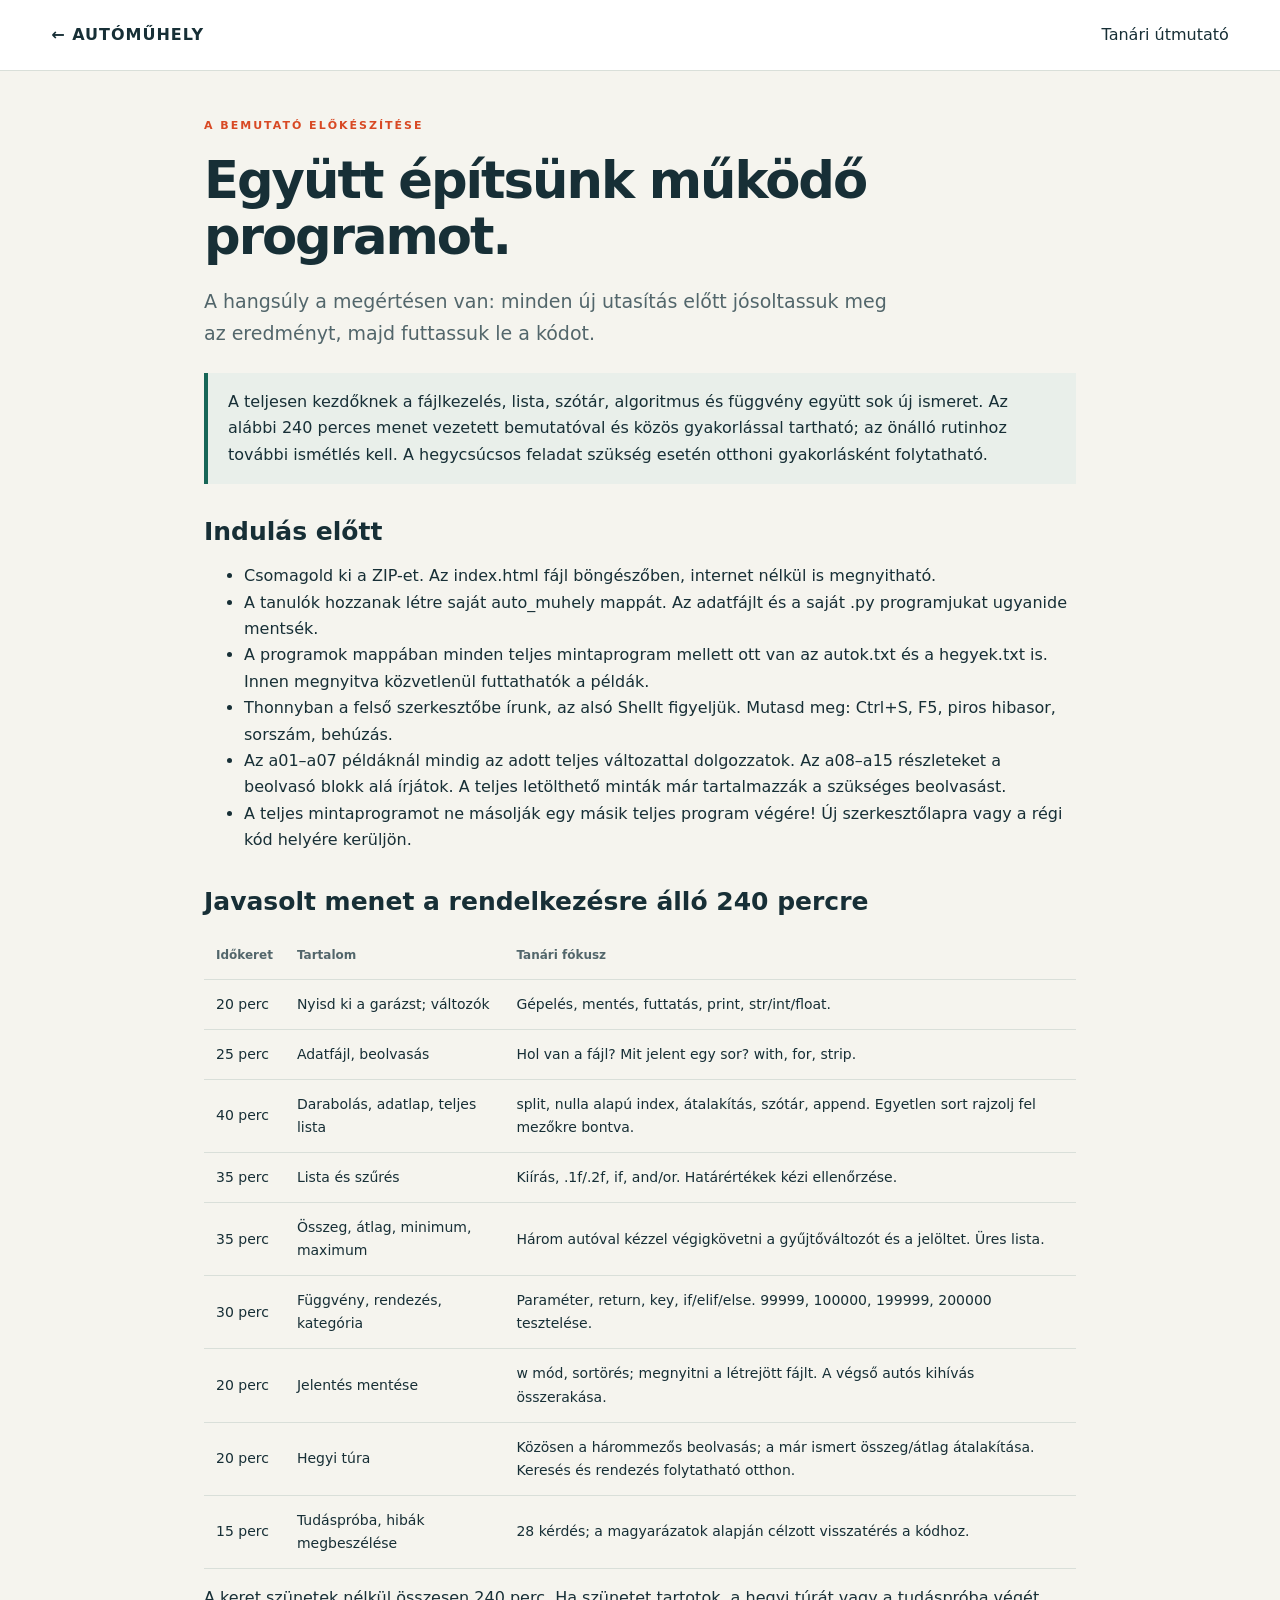
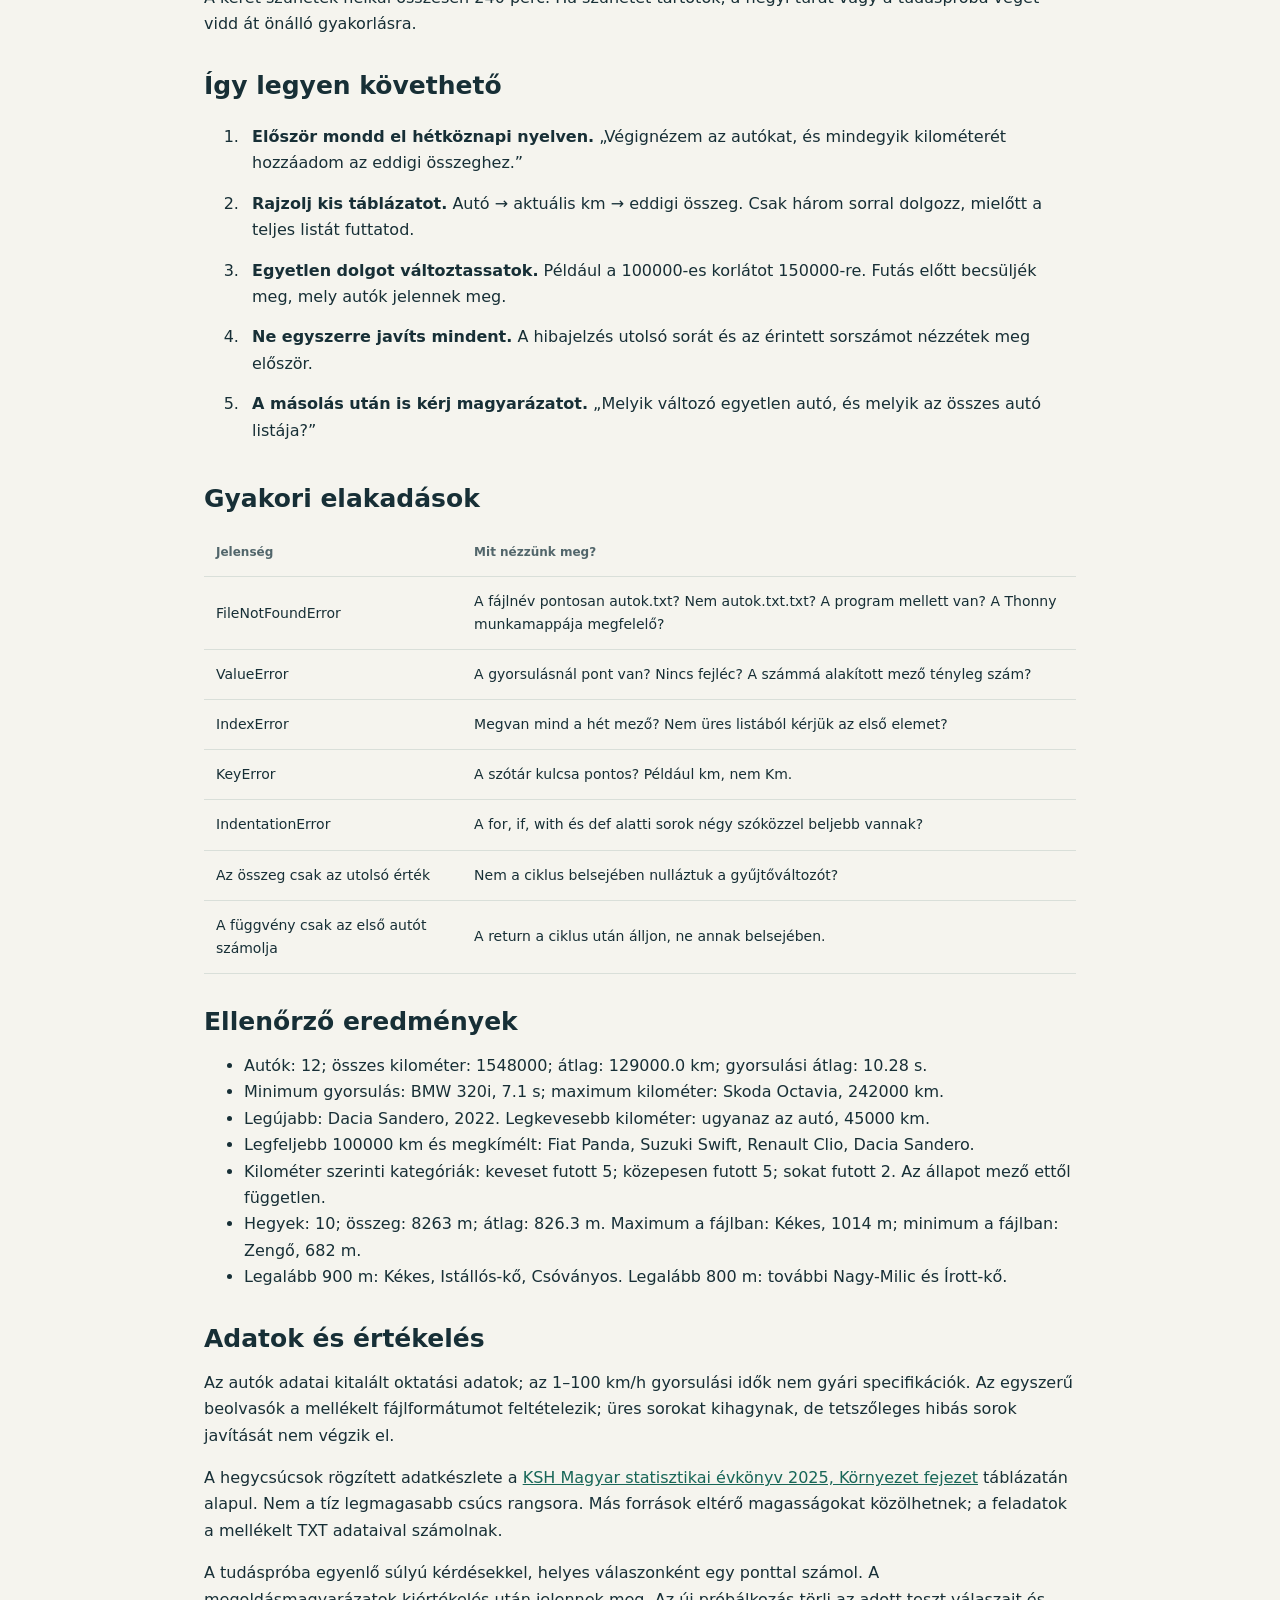
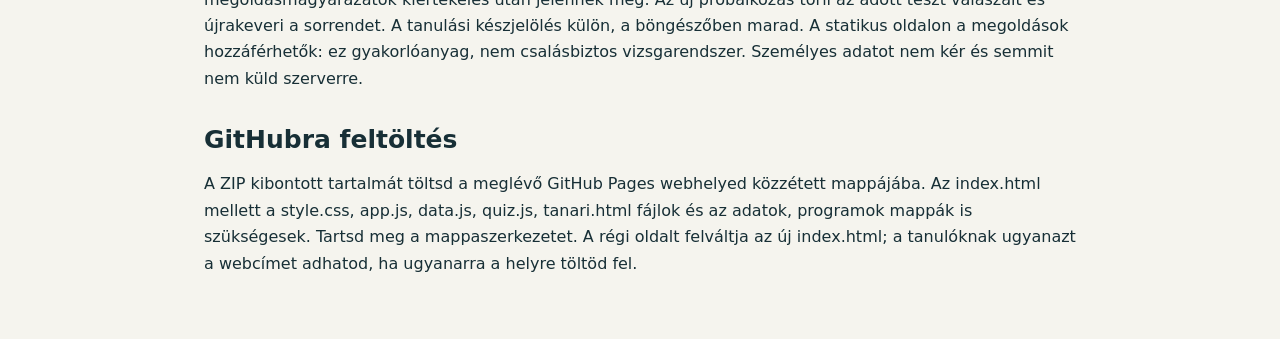
<file: tanari.html>
<!doctype html><html lang="hu"><meta charset="utf-8"><meta name="viewport" content="width=device-width,initial-scale=1"><title>Tanári útmutató • Autóműhely</title><link rel="stylesheet" href="style.css"><body><header><a class="brand" href="index.html">← AUTÓMŰHELY</a><span>Tanári útmutató</span></header><main style="max-width:1000px;margin:auto"><div class="eyebrow">A BEMUTATÓ ELŐKÉSZÍTÉSE</div><h1>Együtt építsünk működő programot.</h1><p class="lead">A hangsúly a megértésen van: minden új utasítás előtt jósoltassuk meg az eredményt, majd futtassuk le a kódot.</p><div class="note">A teljesen kezdőknek a fájlkezelés, lista, szótár, algoritmus és függvény együtt sok új ismeret. Az alábbi 240 perces menet vezetett bemutatóval és közös gyakorlással tartható; az önálló rutinhoz további ismétlés kell. A hegycsúcsos feladat szükség esetén otthoni gyakorlásként folytatható.</div><h2>Indulás előtt</h2><ul><li>Csomagold ki a ZIP-et. Az index.html fájl böngészőben, internet nélkül is megnyitható.</li><li>A tanulók hozzanak létre saját auto_muhely mappát. Az adatfájlt és a saját .py programjukat ugyanide mentsék.</li><li>A programok mappában minden teljes mintaprogram mellett ott van az autok.txt és a hegyek.txt is. Innen megnyitva közvetlenül futtathatók a példák.</li><li>Thonnyban a felső szerkesztőbe írunk, az alsó Shellt figyeljük. Mutasd meg: Ctrl+S, F5, piros hibasor, sorszám, behúzás.</li><li>Az a01–a07 példáknál mindig az adott teljes változattal dolgozzatok. Az a08–a15 részleteket a beolvasó blokk alá írjátok. A teljes letölthető minták már tartalmazzák a szükséges beolvasást.</li><li>A teljes mintaprogramot ne másolják egy másik teljes program végére! Új szerkesztőlapra vagy a régi kód helyére kerüljön.</li></ul><h2>Javasolt menet a rendelkezésre álló 240 percre</h2><div class="scroll"><table><thead><tr><th>Időkeret</th><th>Tartalom</th><th>Tanári fókusz</th></tr></thead><tbody><tr><td>20 perc</td><td>Nyisd ki a garázst; változók</td><td>Gépelés, mentés, futtatás, print, str/int/float.</td></tr><tr><td>25 perc</td><td>Adatfájl, beolvasás</td><td>Hol van a fájl? Mit jelent egy sor? with, for, strip.</td></tr><tr><td>40 perc</td><td>Darabolás, adatlap, teljes lista</td><td>split, nulla alapú index, átalakítás, szótár, append. Egyetlen sort rajzolj fel mezőkre bontva.</td></tr><tr><td>35 perc</td><td>Lista és szűrés</td><td>Kiírás, .1f/.2f, if, and/or. Határértékek kézi ellenőrzése.</td></tr><tr><td>35 perc</td><td>Összeg, átlag, minimum, maximum</td><td>Három autóval kézzel végigkövetni a gyűjtőváltozót és a jelöltet. Üres lista.</td></tr><tr><td>30 perc</td><td>Függvény, rendezés, kategória</td><td>Paraméter, return, key, if/elif/else. 99999, 100000, 199999, 200000 tesztelése.</td></tr><tr><td>20 perc</td><td>Jelentés mentése</td><td>w mód, sortörés; megnyitni a létrejött fájlt. A végső autós kihívás összerakása.</td></tr><tr><td>20 perc</td><td>Hegyi túra</td><td>Közösen a hárommezős beolvasás; a már ismert összeg/átlag átalakítása. Keresés és rendezés folytatható otthon.</td></tr><tr><td>15 perc</td><td>Tudáspróba, hibák megbeszélése</td><td>28 kérdés; a magyarázatok alapján célzott visszatérés a kódhoz.</td></tr></tbody></table></div><p>A keret szünetek nélkül összesen 240 perc. Ha szünetet tartotok, a hegyi túrát vagy a tudáspróba végét vidd át önálló gyakorlásra.</p><h2>Így legyen követhető</h2><ol class="steps"><li><strong>Először mondd el hétköznapi nyelven.</strong> „Végignézem az autókat, és mindegyik kilométerét hozzáadom az eddigi összeghez.”</li><li><strong>Rajzolj kis táblázatot.</strong> Autó → aktuális km → eddigi összeg. Csak három sorral dolgozz, mielőtt a teljes listát futtatod.</li><li><strong>Egyetlen dolgot változtassatok.</strong> Például a 100000-es korlátot 150000-re. Futás előtt becsüljék meg, mely autók jelennek meg.</li><li><strong>Ne egyszerre javíts mindent.</strong> A hibajelzés utolsó sorát és az érintett sorszámot nézzétek meg először.</li><li><strong>A másolás után is kérj magyarázatot.</strong> „Melyik változó egyetlen autó, és melyik az összes autó listája?”</li></ol><h2>Gyakori elakadások</h2><table><tr><th>Jelenség</th><th>Mit nézzünk meg?</th></tr><tr><td>FileNotFoundError</td><td>A fájlnév pontosan autok.txt? Nem autok.txt.txt? A program mellett van? A Thonny munkamappája megfelelő?</td></tr><tr><td>ValueError</td><td>A gyorsulásnál pont van? Nincs fejléc? A számmá alakított mező tényleg szám?</td></tr><tr><td>IndexError</td><td>Megvan mind a hét mező? Nem üres listából kérjük az első elemet?</td></tr><tr><td>KeyError</td><td>A szótár kulcsa pontos? Például km, nem Km.</td></tr><tr><td>IndentationError</td><td>A for, if, with és def alatti sorok négy szóközzel beljebb vannak?</td></tr><tr><td>Az összeg csak az utolsó érték</td><td>Nem a ciklus belsejében nulláztuk a gyűjtőváltozót?</td></tr><tr><td>A függvény csak az első autót számolja</td><td>A return a ciklus után álljon, ne annak belsejében.</td></tr></table><h2>Ellenőrző eredmények</h2><ul><li>Autók: 12; összes kilométer: 1548000; átlag: 129000.0 km; gyorsulási átlag: 10.28 s.</li><li>Minimum gyorsulás: BMW 320i, 7.1 s; maximum kilométer: Skoda Octavia, 242000 km.</li><li>Legújabb: Dacia Sandero, 2022. Legkevesebb kilométer: ugyanaz az autó, 45000 km.</li><li>Legfeljebb 100000 km és megkímélt: Fiat Panda, Suzuki Swift, Renault Clio, Dacia Sandero.</li><li>Kilométer szerinti kategóriák: keveset futott 5; közepesen futott 5; sokat futott 2. Az állapot mező ettől független.</li><li>Hegyek: 10; összeg: 8263 m; átlag: 826.3 m. Maximum a fájlban: Kékes, 1014 m; minimum a fájlban: Zengő, 682 m.</li><li>Legalább 900 m: Kékes, Istállós-kő, Csóványos. Legalább 800 m: további Nagy-Milic és Írott-kő.</li></ul><h2>Adatok és értékelés</h2><p>Az autók adatai kitalált oktatási adatok; az 1–100 km/h gyorsulási idők nem gyári specifikációk. Az egyszerű beolvasók a mellékelt fájlformátumot feltételezik; üres sorokat kihagynak, de tetszőleges hibás sorok javítását nem végzik el.</p><p>A hegycsúcsok rögzített adatkészlete a <a href="https://www.ksh.hu/evkonyvek/2025/magyar-statisztikai-evkonyv-2025/pdf/statevk2025_6.pdf">KSH Magyar statisztikai évkönyv 2025, Környezet fejezet</a> táblázatán alapul. Nem a tíz legmagasabb csúcs rangsora. Más források eltérő magasságokat közölhetnek; a feladatok a mellékelt TXT adataival számolnak.</p><p>A tudáspróba egyenlő súlyú kérdésekkel, helyes válaszonként egy ponttal számol. A megoldásmagyarázatok kiértékelés után jelennek meg. Az új próbálkozás törli az adott teszt válaszait és újrakeveri a sorrendet. A tanulási készjelölés külön, a böngészőben marad. A statikus oldalon a megoldások hozzáférhetők: ez gyakorlóanyag, nem csalásbiztos vizsgarendszer. Személyes adatot nem kér és semmit nem küld szerverre.</p><h2>GitHubra feltöltés</h2><p>A ZIP kibontott tartalmát töltsd a meglévő GitHub Pages webhelyed közzétett mappájába. Az index.html mellett a style.css, app.js, data.js, quiz.js, tanari.html fájlok és az adatok, programok mappák is szükségesek. Tartsd meg a mappaszerkezetet. A régi oldalt felváltja az új index.html; a tanulóknak ugyanazt a webcímet adhatod, ha ugyanarra a helyre töltöd fel.</p></main></body></html>
</file>
<file: style.css>
:root{--ink:#172f36;--muted:#52666b;--paper:#f5f4ee;--line:#d9dfd9;--accent:#d84924;--green:#176657}*{box-sizing:border-box}body{margin:0;background:var(--paper);color:var(--ink);font:16px/1.65 system-ui,sans-serif}a{color:var(--green)}header{background:#fff;display:flex;align-items:center;justify-content:space-between;padding:22px 4%;border-bottom:1px solid var(--line);gap:20px}.brand{text-decoration:none;color:var(--ink);font-weight:900;letter-spacing:1px}.brand>span{color:var(--accent);margin-right:12px}.brand small{display:block;font-size:10px;letter-spacing:3px;font-weight:500}nav{display:flex;gap:25px}nav a{text-decoration:none;font-size:14px;font-weight:650}.layout{display:grid;grid-template-columns:255px minmax(0,1fr);max-width:1500px;margin:auto}aside{padding:32px 24px;border-right:1px solid var(--line)}.aside-title,.eyebrow{letter-spacing:2px;font-size:11px;font-weight:800;color:var(--accent)}aside h3{font-size:12px;text-transform:uppercase;letter-spacing:1px;margin:26px 0 8px;color:var(--muted)}aside a{display:block;text-decoration:none;font-size:13px;padding:7px 10px;border-radius:5px;color:var(--ink)}aside a.active{background:var(--ink);color:white}#progress{font-size:12px}.teacher{margin-top:30px;border-top:1px solid var(--line)}main{padding:46px clamp(22px,5vw,80px);min-width:0}h1{font-size:clamp(32px,4vw,56px);line-height:1.1;letter-spacing:-2px;margin:16px 0 22px}h2{font-size:25px;line-height:1.25;margin:32px 0 16px}h3{line-height:1.35}.lead{font-size:19px;color:var(--muted);max-width:700px}.hero{display:grid;grid-template-columns:1.3fr 1fr;gap:30px;align-items:center}.hero-art{background:var(--ink);border-radius:18px;padding:28px;color:white;transform:rotate(-2deg)}.hero-art svg{width:100%;display:block}.hero-art p{font-size:12px;letter-spacing:2px}.pill{display:inline-block;background:#e5ece6;border-radius:30px;padding:5px 13px;font-size:12px;font-weight:700}.buttons{display:flex;gap:12px;flex-wrap:wrap;margin:22px 0}button,.button{border:1px solid var(--ink);border-radius:7px;padding:11px 16px;background:var(--ink);color:white;font:600 14px system-ui;cursor:pointer;text-decoration:none;display:inline-block}button:hover,.button:hover{background:var(--green)}button.secondary,.button.secondary{background:transparent;color:var(--ink)}button:disabled{opacity:.5;cursor:default}a:focus-visible,button:focus-visible,input:focus-visible,summary:focus-visible,select:focus-visible{outline:3px solid #e7a224;outline-offset:3px}.cards{display:grid;grid-template-columns:repeat(3,1fr);gap:16px;margin:25px 0}.card,.panel{border:1px solid var(--line);background:white;padding:22px;border-radius:12px}.card h3{margin:8px 0}.card p{font-size:14px}.card .big{font-size:32px;font-weight:800;color:var(--accent)}.note{background:#e9efea;border-left:4px solid var(--green);padding:16px 20px;margin:24px 0}.warning{background:#fff0e3;border-color:var(--accent)}.steps li{padding:7px 0 7px 8px}pre{background:#142e35;color:#e6f1ed;border-radius:10px;padding:22px;overflow:auto;line-height:1.65;font-size:14px;tab-size:4}code{font-family:ui-monospace,Consolas,monospace}p code,td code{background:#e9ece6;padding:2px 5px;border-radius:3px}pre.output{background:#e8ede7;color:#153e32;border-left:4px solid var(--green)}details{border:1px solid var(--line);padding:16px 20px;border-radius:8px;margin:18px 0;background:#fff}summary{font-weight:700;cursor:pointer}table{width:100%;border-collapse:collapse;font-size:14px}td,th{text-align:left;padding:13px 12px;border-bottom:1px solid var(--line)}th{font-size:12px;color:var(--muted)}.scroll{overflow:auto}select{padding:9px;border:1px solid var(--line);border-radius:6px;background:white;max-width:100%;font:inherit}.lesson-bottom{display:flex;justify-content:space-between;gap:15px;flex-wrap:wrap;border-top:1px solid var(--line);padding-top:25px;margin-top:30px}.question{margin:22px 0;border:1px solid var(--line);border-radius:12px;padding:24px;background:#fff}.question legend{font-weight:750;padding:0 8px}.question label{display:block;padding:12px;border-radius:6px;background:#f5f6f1;margin:8px 0;cursor:pointer}.question input{margin-right:12px;accent-color:var(--green)}.feedback{padding:12px;background:#eef2ed;margin-top:12px}.correct{border:2px solid var(--green)}.wrong{border:2px solid var(--accent)}.result{padding:24px;background:var(--ink);color:white;border-radius:12px}.result strong{font-size:44px}footer{border-top:1px solid var(--line);padding:25px 4%;font-size:12px;color:var(--muted)}footer span{float:right}.small{font-size:13px;color:var(--muted)}@media(max-width:1000px){.layout{grid-template-columns:210px minmax(0,1fr)}main{padding:30px}.hero{grid-template-columns:1fr}.hero-art{display:none}.cards{grid-template-columns:1fr}nav{gap:12px}}@media(max-width:700px){header{display:block}nav{margin-top:18px;flex-wrap:wrap}.layout{display:block}aside{padding:15px;border-right:0;border-bottom:1px solid var(--line)}#lessons{max-height:160px;overflow:auto}.aside-title{display:none}.teacher{margin:10px 0 0}main{padding:25px 18px}h1{letter-spacing:-1px}pre{padding:14px;font-size:12px}footer span{float:none;display:block}}@media print{header,aside,footer,button,.buttons,.lesson-bottom{display:none}.layout{display:block}main{padding:0}pre{white-space:pre-wrap;color:black;background:#eee}.question{break-inside:avoid}}
</file>
